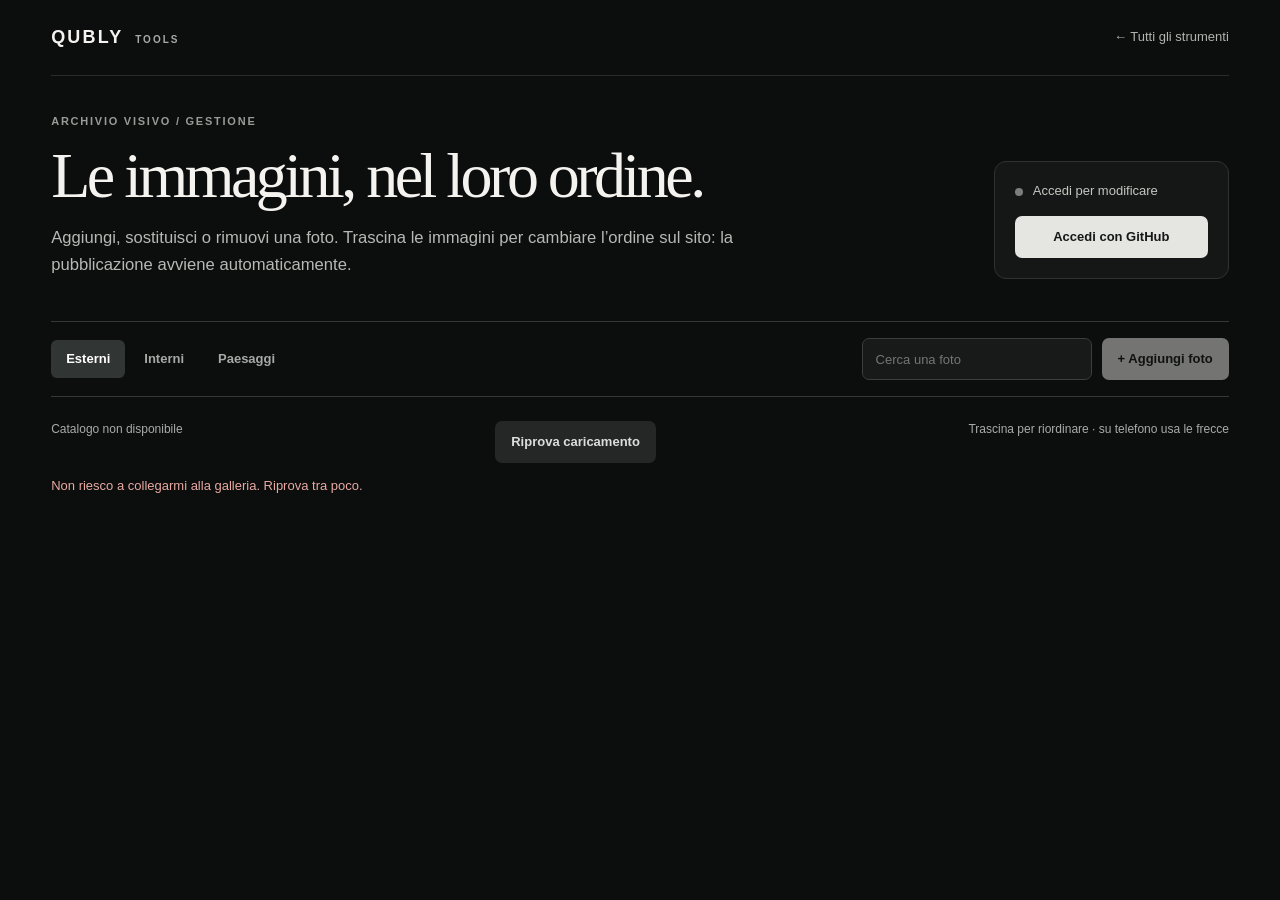
<file: gestione-gallerie.html>
<!doctype html>
<html lang="it">
<head>
  <meta charset="utf-8">
  <meta name="viewport" content="width=device-width, initial-scale=1">
  <meta name="robots" content="noindex, nofollow">
  <meta name="referrer" content="no-referrer">
  <meta http-equiv="Content-Security-Policy" content="default-src 'none'; script-src 'self'; style-src 'self'; img-src 'self' https://qubly.studio blob:; connect-src 'self' https://qubly.studio; base-uri 'none'; form-action 'none'">
  <title>Gestione gallerie · QUBLY Tools</title>
  <link rel="stylesheet" href="./gallery-tool.css?v=5">
  <script src="./gallery-tool.js?v=5" defer></script>
</head>
<body>
  <div class="shell">
    <header class="topbar">
      <a class="brand" href="./">QUBLY <span>TOOLS</span></a>
      <a class="back" href="./">← Tutti gli strumenti</a>
    </header>
    <main>
      <div class="heading">
        <div>
          <p class="eyebrow">Archivio visivo / Gestione</p>
          <h1>Le immagini, nel loro ordine.</h1>
          <p class="intro">Aggiungi, sostituisci o rimuovi una foto. Trascina le immagini per cambiare l’ordine sul sito: la pubblicazione avviene automaticamente.</p>
        </div>
        <div class="access-panel">
          <span class="access-dot" id="access-dot"></span>
          <p id="access-label">Verifica accesso…</p>
          <button type="button" class="button button-light" id="login">Accedi con GitHub</button>
          <button type="button" class="button button-quiet" id="logout" hidden>Esci</button>
        </div>
      </div>

      <div class="workspace-bar">
        <div class="tabs" role="group" aria-label="Sezione">
          <button class="tab" type="button" data-category="esterni" aria-pressed="true">Esterni</button>
          <button class="tab" type="button" data-category="interni" aria-pressed="false">Interni</button>
          <button class="tab" type="button" data-category="paesaggi" aria-pressed="false">Paesaggi</button>
        </div>
        <div class="workspace-actions">
          <input id="search" type="search" placeholder="Cerca una foto" aria-label="Cerca una foto">
          <button class="button button-light" id="add" type="button">+ Aggiungi foto</button>
        </div>
      </div>

      <div class="grid-heading">
        <p id="count" aria-live="polite">Caricamento…</p>
        <button class="button button-quiet" id="retry-catalog" type="button" hidden>Riprova caricamento</button>
        <p class="hint">Trascina per riordinare · su telefono usa le frecce</p>
      </div>
      <p class="status" id="status" role="status" aria-live="polite"></p>
      <div class="gallery-grid" id="grid"></div>
    </main>
  </div>

  <dialog class="editor" id="editor" aria-labelledby="editor-title">
    <form id="editor-form">
      <div class="editor-heading">
        <div><p class="eyebrow" id="editor-kicker">Foto</p><h2 id="editor-title">Aggiungi una foto</h2></div>
        <button class="close" type="button" id="close-editor" aria-label="Chiudi">×</button>
      </div>
      <p class="editor-lead" id="editor-lead"></p>
      <div class="editor-current" id="editor-current" hidden><img id="current-image" alt=""><span>Foto attuale</span></div>
      <label class="field" id="category-field">Sezione
        <select id="category-input"><option value="esterni">Esterni</option><option value="interni">Interni</option><option value="paesaggi">Paesaggi</option></select>
      </label>
      <label class="dropzone" id="dropzone">
        <input id="image-input" type="file" accept="image/jpeg,image/png,image/webp" required>
        <span class="drop-icon">＋</span>
        <strong id="file-label">Scegli una foto o trascinala qui</strong>
        <small>JPG, PNG o WebP · max 10 MB · almeno 640 × 400 px</small>
        <img id="upload-preview" alt="Anteprima della nuova foto" hidden>
      </label>
      <div class="title-fields">
        <label class="field">Titolo italiano<input id="title-it" type="text" maxlength="90" required autocomplete="off"></label>
        <label class="field">Titolo inglese<input id="title-en" type="text" maxlength="90" required autocomplete="off"></label>
        <label class="field">Titolo sloveno<input id="title-sl" type="text" maxlength="90" required autocomplete="off"></label>
      </div>
      <p class="editor-message" id="editor-message" role="status"></p>
      <button class="button button-light submit" id="publish" type="submit">Pubblica la foto</button>
    </form>
  </dialog>
  <dialog class="editor remove-dialog" id="remove-dialog" aria-labelledby="remove-title">
    <div class="remove-content">
      <div class="editor-heading">
        <div><p class="eyebrow">Gestione galleria</p><h2 id="remove-title">Rimuovere questa foto?</h2></div>
        <button class="close" type="button" id="close-remove" aria-label="Chiudi">×</button>
      </div>
      <img class="remove-preview" id="remove-preview" alt="">
      <p class="remove-name" id="remove-name"></p>
      <p class="remove-explanation">La foto scomparirà dalla sezione del sito. Il file resterà nel repository, così potrà essere recuperato se cambi idea.</p>
      <p class="editor-message" id="remove-message" role="status"></p>
      <div class="remove-actions">
        <button class="button button-quiet" id="cancel-remove" type="button">Annulla</button>
        <button class="button button-danger" id="confirm-remove" type="button">Rimuovi la foto</button>
      </div>
    </div>
  </dialog>
</body>
</html>
</file>
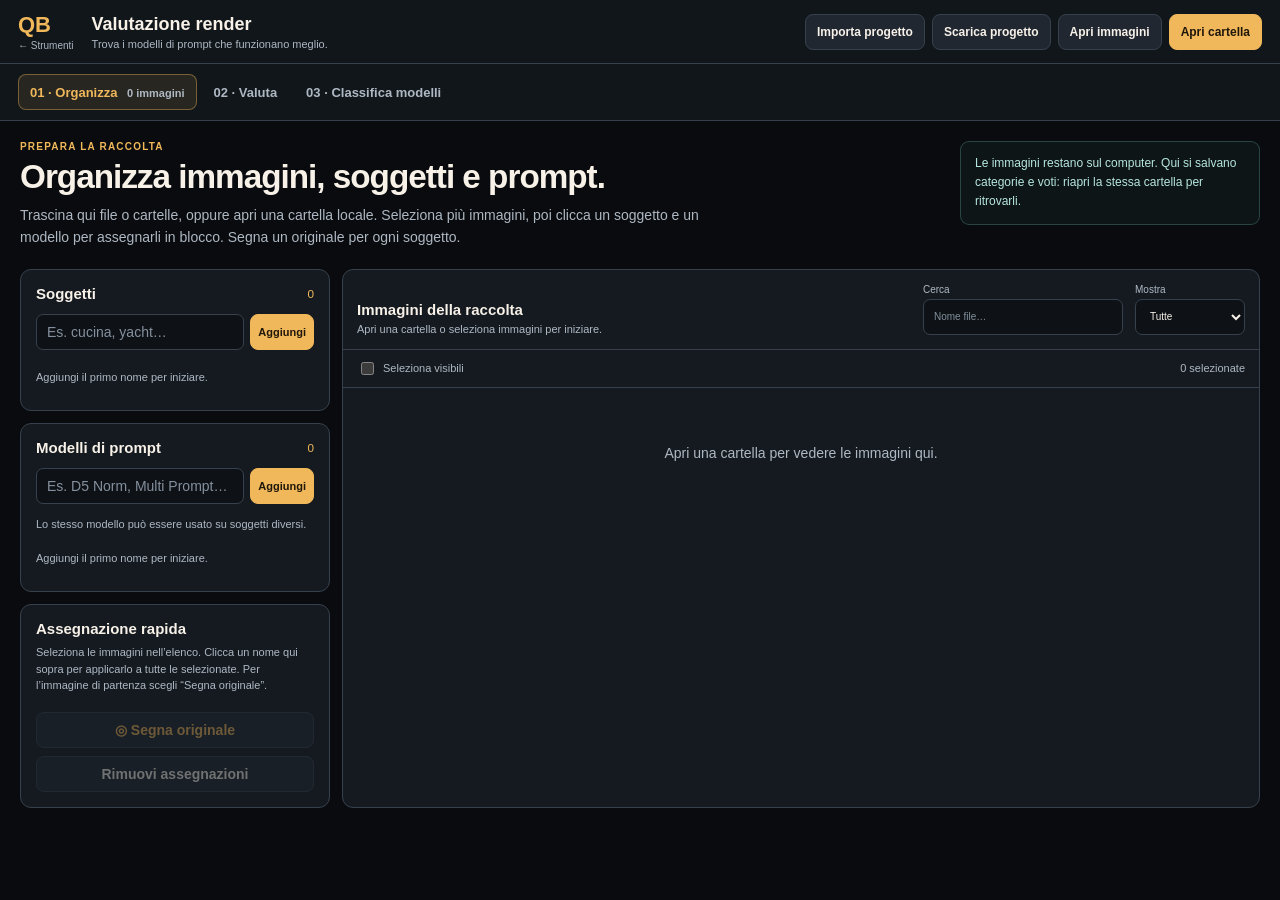
<file: valutazione-prompt.html>
<!doctype html>
<html lang="it">
  <head>
    <meta charset="utf-8" />
    <meta name="viewport" content="width=device-width, initial-scale=1" />
    <meta name="robots" content="noindex,nofollow,noarchive,nosnippet" />
    <title>Valutazione render · QUBLY Tools</title>
    <link rel="stylesheet" href="./valutazione-prompt.css" />
    <script src="./local-drop.js" defer></script>
    <script src="./valutazione-prompt.js" defer></script>
  </head>
  <body>
    <header class="topbar">
      <a class="back" href="./index.html">QB <small>← Strumenti</small></a>
      <div class="heading">
        <h1>Valutazione render</h1>
        <p>Trova i modelli di prompt che funzionano meglio.</p>
      </div>
      <div class="top-actions">
        <button id="backupImport" type="button">Importa progetto</button
        ><button id="backupExport" type="button">Scarica progetto</button
        ><button id="filesButton" type="button">Apri immagini</button
        ><button id="folderButton" class="primary" type="button">
          Apri cartella
        </button>
      </div>
    </header>
    <input
      id="folderInput"
      type="file"
      accept="image/*"
      webkitdirectory
      multiple
      hidden
    /><input
      id="filesInput"
      type="file"
      accept="image/*"
      multiple
      hidden
    /><input
      id="backupInput"
      type="file"
      accept=".json,application/json"
      hidden
    />
    <p id="notice" class="notice" role="status" aria-live="polite" hidden></p>
    <nav class="tabs" aria-label="Schermate">
      <button type="button" data-tab="organize" aria-pressed="true">
        01 · Organizza <span id="fileCount">0 immagini</span></button
      ><button type="button" data-tab="review" aria-pressed="false">
        02 · Valuta</button
      ><button type="button" data-tab="ranking" aria-pressed="false">
        03 · Classifica modelli
      </button>
    </nav>
    <main>
      <section id="organizeView" class="view organize-view">
        <div class="intro">
          <div>
            <span class="eyebrow">PREPARA LA RACCOLTA</span>
            <h2>Organizza immagini, soggetti e prompt.</h2>
            <p>
              Trascina qui file o cartelle, oppure apri una cartella locale.
              Seleziona più immagini, poi clicca un soggetto e un modello per
              assegnarli in blocco. Segna un originale per ogni soggetto.
            </p>
          </div>
          <div class="privacy">
            Le immagini restano sul computer. Qui si salvano categorie e voti:
            riapri la stessa cartella per ritrovarli.
          </div>
        </div>
        <div class="organize-grid">
          <aside class="catalogs">
            <div class="catalog">
              <div class="catalog-title">
                <h3>Soggetti</h3>
                <small id="subjectCount">0</small>
              </div>
              <form id="subjectForm">
                <input
                  id="subjectName"
                  type="text"
                  maxlength="70"
                  placeholder="Es. cucina, yacht…"
                  aria-label="Nuovo soggetto"
                  required
                /><button class="primary" type="submit">Aggiungi</button>
              </form>
              <div id="subjectChips" class="chips"></div>
            </div>
            <div class="catalog">
              <div class="catalog-title">
                <h3>Modelli di prompt</h3>
                <small id="modelCount">0</small>
              </div>
              <form id="modelForm">
                <input
                  id="modelName"
                  type="text"
                  maxlength="70"
                  placeholder="Es. D5 Norm, Multi Prompt…"
                  aria-label="Nuovo modello di prompt"
                  required
                /><button class="primary" type="submit">Aggiungi</button>
              </form>
              <p class="catalog-tip">
                Lo stesso modello può essere usato su soggetti diversi.
              </p>
              <div id="modelChips" class="chips"></div>
            </div>
            <div class="catalog helper">
              <h3>Assegnazione rapida</h3>
              <p>
                Seleziona le immagini nell’elenco. Clicca un nome qui sopra per
                applicarlo a tutte le selezionate. Per l’immagine di partenza
                scegli “Segna originale”.
              </p>
              <button id="makeOriginal" type="button" disabled>
                ◎ Segna originale</button
              ><button id="clearAssignment" type="button" disabled>
                Rimuovi assegnazioni
              </button>
            </div>
          </aside>
          <div class="file-panel">
            <div class="file-toolbar">
              <div>
                <h3>Immagini della raccolta</h3>
                <p id="organizeStatus">
                  Apri una cartella o seleziona immagini per iniziare.
                </p>
              </div>
              <label for="fileSearch"
                >Cerca
                <input
                  id="fileSearch"
                  type="search"
                  placeholder="Nome file…" /></label
              ><label for="fileFilter"
                >Mostra
                <select id="fileFilter">
                  <option value="all">Tutte</option>
                  <option value="pending">Da organizzare</option>
                  <option value="ready">Pronte</option>
                </select></label
              >
            </div>
            <div class="selection-bar">
              <label
                ><input id="selectVisible" type="checkbox" /> Seleziona
                visibili</label
              ><span id="selectedCount">0 selezionate</span>
            </div>
            <div id="fileList" class="file-list"></div>
          </div>
        </div>
      </section>
      <section id="reviewView" class="view review-view" hidden>
        <div class="review-head">
          <div>
            <span class="eyebrow">VALUTAZIONE PER SOGGETTO</span>
            <h2>Confronta originale e varianti.</h2>
            <p>
              Assegna un voto da 1 a 100 a ogni variante. Le classifiche si
              aggiornano automaticamente.
            </p>
          </div>
          <div class="reviewer">
            <label for="voterSelect">Valutatore</label
            ><select id="voterSelect"></select
            ><button id="addVoter" type="button">+ Aggiungi</button>
          </div>
        </div>
        <div
          id="subjectTabs"
          class="subject-tabs"
          role="group"
          aria-label="Soggetti"
        ></div>
        <div id="reviewEmpty" class="empty" hidden>
          Per valutare, apri le immagini e assegna a ciascuna variante un
          soggetto e un modello di prompt nella schermata “Organizza”.
        </div>
        <div id="reviewContent" class="review-content" hidden>
          <div class="comparison">
            <figure>
              <figcaption>
                ORIGINALE <span id="originalName">—</span>
              </figcaption>
              <div class="comparison-image">
                <img id="originalImage" alt="Immagine originale" />
                <p id="originalMissing" hidden>
                  Originale non assegnato a questo soggetto.
                </p>
              </div>
            </figure>
            <figure>
              <figcaption>VARIANTE <span id="variantName">—</span></figcaption>
              <div class="comparison-image">
                <img id="variantImage" alt="Variante selezionata" />
              </div>
            </figure>
          </div>
          <aside class="variant-panel">
            <div class="panel-title">
              <h3 id="reviewSubject">Varianti</h3>
              <span id="variantCount">0</span>
            </div>
            <div id="variantList" class="variant-list"></div>
          </aside>
        </div>
      </section>
      <section id="rankingView" class="view ranking-view" hidden>
        <div class="intro">
          <div>
            <span class="eyebrow">RISULTATI</span>
            <h2>Quale modello di prompt rende meglio?</h2>
            <p>
              La media di ogni modello pesa allo stesso modo per ogni soggetto
              valutato, anche se ha più varianti.
            </p>
          </div>
          <button id="rankingCsv" type="button">
            ↓ Esporta classifica CSV
          </button>
        </div>
        <div class="ranking-grid">
          <div class="ranking-panel">
            <h3>Classifica modelli</h3>
            <div id="modelRanking"></div>
          </div>
          <div class="ranking-panel">
            <h3>Per soggetto</h3>
            <div id="subjectRanking"></div>
          </div>
        </div>
      </section>
    </main>
  </body>
</html>
</file>
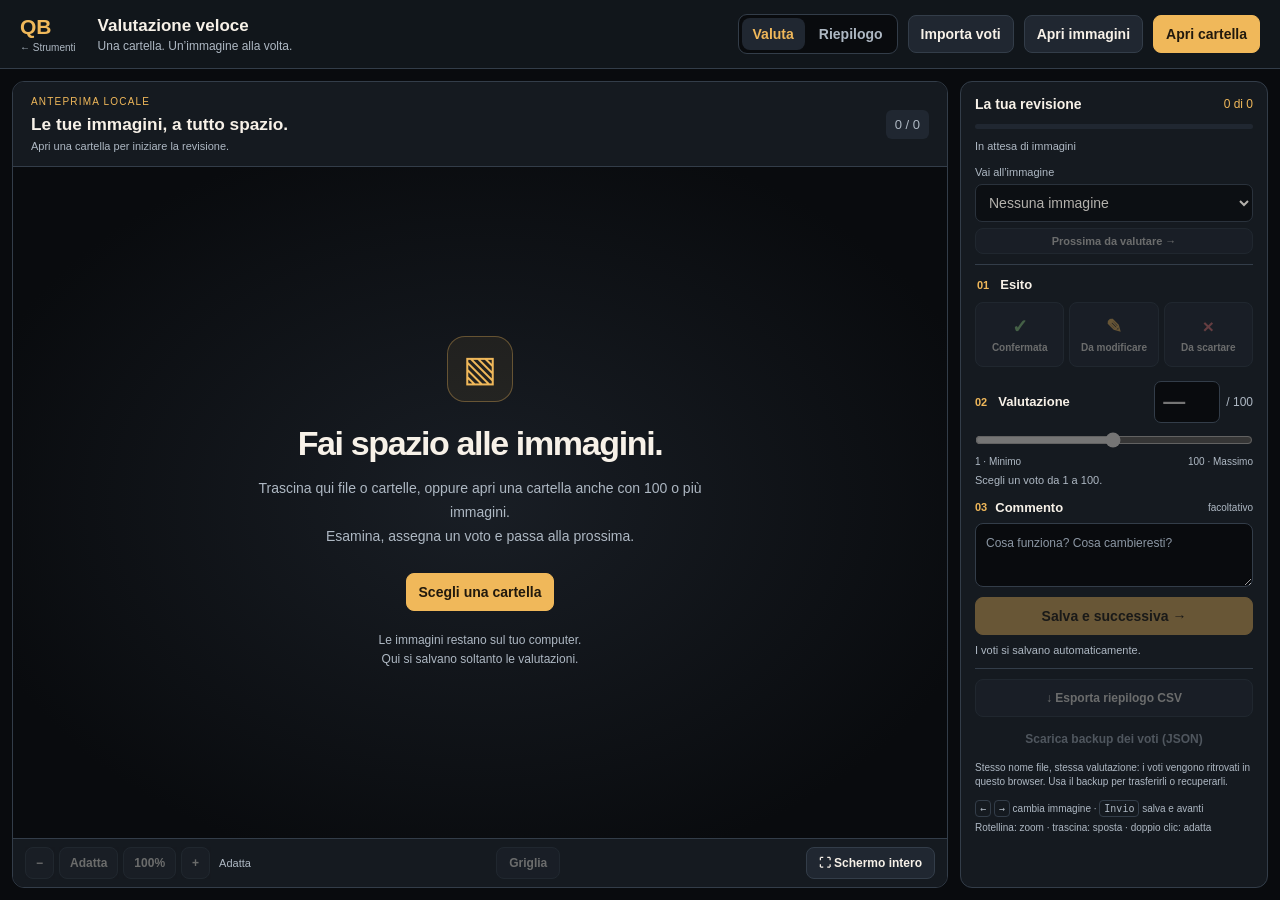
<file: valutazione-veloce.html>
<!doctype html>
<html lang="it">
  <head>
    <meta charset="utf-8" />
    <meta name="viewport" content="width=device-width, initial-scale=1" />
    <meta name="robots" content="noindex, nofollow, noarchive, nosnippet" />
    <title>Valutazione veloce · QUBLY Tools</title>
    <link rel="stylesheet" href="./valutazione-veloce.css" />
    <link rel="stylesheet" href="./quick-grid.css" />
    <script src="./local-drop.js" defer></script>
    <script src="./valutazione-veloce.js" defer></script>
    <script src="./quick-grid.js" defer></script>
  </head>
  <body>
    <header class="topbar">
      <div class="brand">
        <a href="./index.html" aria-label="Torna agli strumenti QUBLY"
          >QB <span>← Strumenti</span></a
        >
        <div>
          <h1>Valutazione veloce</h1>
          <p>Una cartella. Un’immagine alla volta.</p>
        </div>
      </div>
      <div class="actions">
        <div class="view-switch" role="group" aria-label="Vista">
          <button id="reviewViewButton" type="button" aria-pressed="true">
            Valuta</button
          ><button id="summaryViewButton" type="button" aria-pressed="false">
            Riepilogo
          </button>
        </div>
        <button id="importButton" type="button">Importa voti</button>
        <button id="filesButton" type="button">Apri immagini</button>
        <button id="folderButton" class="primary" type="button">
          Apri cartella
        </button>
      </div>
      <input
        id="folderInput"
        type="file"
        accept="image/*"
        webkitdirectory
        multiple
        hidden
      />
      <input id="filesInput" type="file" accept="image/*" multiple hidden />
      <input
        id="importInput"
        type="file"
        accept=".json,application/json"
        hidden
      />
    </header>
    <p class="notice" id="notice" role="status" aria-live="polite" hidden></p>
    <p class="storage-warning" id="storageWarning" role="alert" hidden></p>
    <main class="workspace" id="workspace">
      <section class="viewer" aria-label="Immagine da valutare">
        <header class="image-heading">
          <div class="filename-wrap">
            <span class="eyebrow" id="collection">ANTEPRIMA LOCALE</span>
            <h2 id="filename">Le tue immagini, a tutto spazio.</h2>
            <p id="fileMeta">Apri una cartella per iniziare la revisione.</p>
          </div>
          <span class="counter" id="counter">0 / 0</span>
        </header>
        <div class="stage" id="stage">
          <div class="empty-state" id="emptyState">
            <span class="empty-icon" aria-hidden="true">▧</span>
            <h2>Fai spazio alle immagini.</h2>
            <p>
              Trascina qui file o cartelle, oppure apri una cartella anche con
              100 o più immagini.<br />Esamina, assegna un voto e passa alla
              prossima.
            </p>
            <button class="primary" id="emptyFolderButton" type="button">
              Scegli una cartella</button
            ><small
              >Le immagini restano sul tuo computer.<br />Qui si salvano
              soltanto le valutazioni.</small
            >
          </div>
          <img id="preview" alt="" draggable="false" hidden />
          <p class="image-error" id="imageError" role="status" hidden>
            Impossibile visualizzare questa immagine. Il file potrebbe essere
            danneggiato o in un formato non supportato dal browser. Puoi
            comunque valutarlo o passare al successivo.
          </p>
          <button
            class="stage-arrow previous"
            id="previous"
            type="button"
            aria-label="Immagine precedente"
            disabled
          >
            ‹
          </button>
          <button
            class="stage-arrow next"
            id="next"
            type="button"
            aria-label="Immagine successiva"
            disabled
          >
            ›
          </button>
        </div>
        <footer class="viewer-toolbar">
          <div class="zoom-controls">
            <button
              id="zoomOut"
              type="button"
              aria-label="Riduci zoom"
              disabled
            >
              −</button
            ><button id="fit" type="button" disabled>Adatta</button
            ><button id="actualSize" type="button" disabled>100%</button
            ><button
              id="zoomIn"
              type="button"
              aria-label="Aumenta zoom"
              disabled
            >
              +</button
            ><span id="zoomLabel">Adatta</span>
          </div>
          <button id="fullscreen" type="button">⛶ Schermo intero</button>
        </footer>
      </section>
      <aside class="review-panel" aria-label="Valutazione e riepilogo">
        <div class="progress-section">
          <div class="section-heading">
            <h2>La tua revisione</h2>
            <span id="progressText">0 di 0</span>
          </div>
          <progress
            id="progress"
            value="0"
            max="1"
            aria-label="Immagini valutate"
          ></progress>
          <p id="summary">In attesa di immagini</p>
        </div>
        <div class="file-picker">
          <label for="jump">Vai all’immagine</label
          ><select id="jump" disabled>
            <option>Nessuna immagine</option></select
          ><button id="nextPending" type="button" disabled>
            Prossima da valutare →
          </button>
        </div>
        <fieldset id="reviewFields" disabled>
          <legend>01 <span>Esito</span></legend>
          <div
            class="status-options"
            role="group"
            aria-label="Esito dell’immagine"
          >
            <button type="button" data-status="confirmed" aria-pressed="false">
              <span>✓</span> Confermata <kbd>C</kbd></button
            ><button type="button" data-status="edit" aria-pressed="false">
              <span>✎</span> Da modificare <kbd>M</kbd></button
            ><button type="button" data-status="discarded" aria-pressed="false">
              <span>×</span> Da scartare <kbd>X</kbd>
            </button>
          </div>
          <div class="score-heading">
            <label for="score">02 <span>Valutazione</span></label>
            <div>
              <input
                id="score"
                type="number"
                min="1"
                max="100"
                step="1"
                placeholder="—"
                inputmode="numeric"
                aria-describedby="scoreHint"
              /><span>/ 100</span>
            </div>
          </div>
          <input
            id="scoreRange"
            type="range"
            min="1"
            max="100"
            value="50"
            aria-label="Voto da 1 a 100"
          />
          <div class="range-labels">
            <span>1 · Minimo</span><span>100 · Massimo</span>
          </div>
          <p id="scoreHint" class="hint">Scegli un voto da 1 a 100.</p>
          <label class="comment-label" for="comment"
            >03 <span>Commento</span><small>facoltativo</small></label
          ><textarea
            id="comment"
            rows="3"
            maxlength="10000"
            placeholder="Cosa funziona? Cosa cambieresti?"
          ></textarea>
          <button class="primary save-next" id="saveNext" type="button">
            Salva e successiva →
          </button>
        </fieldset>
        <p id="saveState" class="save-state" role="status">
          I voti si salvano automaticamente.
        </p>
        <div class="export-section">
          <button id="exportCsv" type="button" disabled>
            ↓ Esporta riepilogo CSV</button
          ><button id="exportJson" class="text-button" type="button" disabled>
            Scarica backup dei voti (JSON)
          </button>
          <p>
            Stesso nome file, stessa valutazione: i voti vengono ritrovati in
            questo browser. Usa il backup per trasferirli o recuperarli.
          </p>
        </div>
        <p class="keyboard-hint">
          <kbd>←</kbd> <kbd>→</kbd> cambia immagine · <kbd>Invio</kbd> salva e
          avanti<br />Rotellina: zoom · trascina: sposta · doppio clic: adatta
        </p>
      </aside>
    </main>
    <section
      class="summary-page"
      id="summaryPage"
      aria-labelledby="summaryTitle"
      hidden
    >
      <div class="summary-heading">
        <div>
          <span class="eyebrow">VALUTAZIONE VELOCE</span>
          <h2 id="summaryTitle">Immagini valutate</h2>
          <p id="summaryCount">
            Tutti i voti salvati, dal più alto al più basso.
          </p>
        </div>
        <button id="summaryExport" type="button">
          ↓ Esporta risultati visibili
        </button>
      </div>
      <div class="summary-filters">
        <div class="filter-chips" role="group" aria-label="Filtra per esito">
          <button type="button" data-summary-status="all" aria-pressed="true">
            Tutte</button
          ><button
            type="button"
            data-summary-status="confirmed"
            aria-pressed="false"
          >
            Confermate</button
          ><button
            type="button"
            data-summary-status="edit"
            aria-pressed="false"
          >
            Da modificare</button
          ><button
            type="button"
            data-summary-status="discarded"
            aria-pressed="false"
          >
            Scartate
          </button>
        </div>
        <label for="minimumScore"
          >Voto maggiore di
          <input
            id="minimumScore"
            type="number"
            min="0"
            max="99"
            step="1"
            value="0"
            inputmode="numeric"
        /></label>
      </div>
      <div class="summary-list" id="summaryList" aria-live="polite"></div>
    </section>
  </body>
</html>
</file>
<file: gallery-tool.css>
:root{color-scheme:dark;font-family:Inter,"Helvetica Neue",Arial,sans-serif;font-synthesis:none}
*{box-sizing:border-box}
[hidden]{display:none!important}
body{margin:0;background:#0c0d0d;color:#f4f3ef;line-height:1.45}
button,input,select{font:inherit}
button{cursor:pointer}
a{color:inherit}
.shell{max-width:1490px;margin:auto;padding:0 clamp(18px,4vw,68px) 100px}
.topbar{height:76px;display:flex;align-items:center;justify-content:space-between;border-bottom:1px solid #292a2a}
.brand{font-size:18px;font-weight:760;letter-spacing:.12em;text-decoration:none}.brand span{font-size:10px;color:#a9aaa7;letter-spacing:.2em;margin-left:5px}
.back{font-size:13px;color:#b3b3af;text-decoration:none}.back:hover{color:#fff}
.heading{display:flex;justify-content:space-between;align-items:end;gap:45px;padding:38px 0 42px}
.eyebrow{margin:0;color:#999b97;text-transform:uppercase;letter-spacing:.16em;font-size:11px;font-weight:700}
h1{max-width:950px;font-family:Georgia,"Times New Roman",serif;font-size:clamp(42px,5vw,64px);font-weight:400;letter-spacing:-.055em;line-height:1.05;margin:12px 0 16px}
.intro{max-width:700px;color:#b7b9b6;margin:0;font-size:clamp(15px,1.3vw,18px);line-height:1.62}
.access-panel{min-width:235px;border:1px solid #303231;border-radius:12px;background:#151716;padding:20px;display:grid;grid-template-columns:8px 1fr;column-gap:10px;align-items:center}
.access-dot{width:8px;height:8px;border-radius:50%;background:#7b7e7a}.access-dot.online{background:#acd4a6}
.access-panel p{margin:0;color:#c4c6c2;font-size:13px;overflow:hidden;text-overflow:ellipsis;white-space:nowrap}
.access-panel .button{grid-column:1/-1;margin-top:15px}
.button{border:1px solid transparent;border-radius:7px;padding:10px 15px;min-height:42px;font-size:13px;font-weight:690;transition:background .18s,border-color .18s,color .18s}
.button-light{background:#e5e6e1;color:#161817}.button-light:hover{background:#fff}.button-light:disabled{opacity:.48;cursor:wait}
.button-quiet{background:#242726;color:#ddd}.button-quiet:hover{background:#343837}
.workspace-bar{display:flex;justify-content:space-between;gap:24px;align-items:center;padding:16px 0;border-top:1px solid #363837;border-bottom:1px solid #363837}
.tabs{display:flex;gap:4px}.tab{border:0;border-radius:6px;background:transparent;color:#a6aaa6;padding:10px 15px;font-size:13px;font-weight:650}.tab:hover{color:#fff}.tab[aria-pressed=true]{background:#313634;color:#fff}
.workspace-actions{display:flex;align-items:center;gap:10px}.workspace-actions input{width:min(19vw,230px);min-width:145px;height:42px;background:#171a19;border:1px solid #3b3e3c;border-radius:7px;color:#fff;padding:0 13px;font-size:13px;outline:none}.workspace-actions input:focus{border-color:#a0aaa2}
.grid-heading{display:flex;justify-content:space-between;gap:15px;margin:24px 0 14px;color:#aaa;font-size:12px}.grid-heading p{margin:0}.hint{text-align:right}
.status{margin:0;min-height:24px;color:#b9c4ba;font-size:13px}.status.error{color:#e8aaa3}
.gallery-grid{display:grid;grid-template-columns:repeat(4,minmax(0,1fr));gap:18px;margin-top:12px}
.card{min-width:0;border:1px solid #2c302d;border-radius:10px;background:#161817;overflow:hidden;transition:border-color .18s,transform .18s}.card:hover{border-color:#6e756f}.card.dragging{opacity:.35}.card.drag-over{outline:2px solid #cdd6c9;outline-offset:3px}
.card-image{width:100%;aspect-ratio:1.36;display:block;object-fit:cover;background:#252726}.card-body{min-height:84px;padding:11px 12px}.card-title{min-width:0;margin:0 0 7px;font-size:14px;font-weight:560;white-space:nowrap;overflow:hidden;text-overflow:ellipsis}.card-actions{display:flex;align-items:center;justify-content:flex-end;flex-wrap:wrap;gap:3px}.icon-button{height:33px;min-width:33px;border:0;border-radius:5px;background:transparent;color:#a9aea9;font-size:17px}.icon-button:hover{background:#303632;color:#fff}.replace,.remove{border:1px solid #505650;border-radius:5px;background:transparent;color:#e8ebe6;padding:6px 9px;font-size:11px;font-weight:650}.replace:hover{background:#e7e9e3;color:#171817}.remove{border-color:#68504d;color:#eac1bd}.remove:hover{background:#51332f;color:#fff}.replace:disabled,.remove:disabled{opacity:.45;cursor:wait}.drag-handle{cursor:grab}.card[draggable=false] .drag-handle{cursor:default;opacity:.45}
.empty{grid-column:1/-1;border:1px dashed #424744;border-radius:10px;padding:45px 20px;text-align:center;color:#a9ada9}
.editor{width:min(590px,calc(100% - 24px));max-height:min(92vh,960px);padding:0;border:1px solid #4c504c;border-radius:14px;background:#171a18;color:#f5f5f2;box-shadow:0 30px 90px #000b;overflow:auto}.editor::backdrop{background:#050706c9;backdrop-filter:blur(5px)}.editor form{padding:clamp(20px,3vw,34px)}
.editor-heading{display:flex;justify-content:space-between;gap:20px}.editor h2{font-family:Georgia,"Times New Roman",serif;font-size:clamp(30px,4vw,44px);font-weight:400;letter-spacing:-.04em;line-height:1.1;margin:7px 0 8px}.close{align-self:start;border:0;background:#303431;color:#fff;border-radius:5px;width:34px;height:34px;font-size:24px}.close:hover{background:#444b45}
.editor-lead{margin:0 0 22px;color:#b8bdb8;font-size:13px}.editor-current{position:relative;margin-bottom:17px}.editor-current img{width:100%;height:128px;display:block;object-fit:cover;border-radius:7px}.editor-current span{position:absolute;bottom:9px;left:10px;background:#101312cb;color:#fff;padding:4px 8px;border-radius:3px;font-size:11px}
.field{display:block;color:#d9dcd8;font-size:12px;font-weight:650;margin-bottom:15px}.field input,.field select{display:block;width:100%;height:43px;margin-top:7px;background:#202421;border:1px solid #4a514a;border-radius:6px;padding:9px 11px;color:#fff;font-weight:400;outline:none}.field input:focus,.field select:focus{border-color:#d4dfd1}
.dropzone{display:grid;justify-items:center;gap:5px;margin:0 0 19px;border:1px dashed #5b635b;border-radius:8px;background:#202421;padding:18px;text-align:center;cursor:pointer}.dropzone:hover,.dropzone.over{border-color:#c7d5c3;background:#27302a}.dropzone input{position:absolute;width:1px;height:1px;opacity:0}.drop-icon{font-size:27px;line-height:1;color:#d3dcd0}.dropzone strong{font-size:13px;font-weight:650}.dropzone small{color:#a9b0aa;font-size:11px}.dropzone img{max-width:100%;height:150px;object-fit:contain;margin-top:10px;border-radius:5px}
.title-fields{display:grid;grid-template-columns:1fr 1fr;gap:0 13px}.title-fields .field:first-child{grid-column:1/-1}.editor-message{min-height:22px;color:#e9aaa4;font-size:12px;margin:2px 0 10px}.submit{width:100%;min-height:47px}
.remove-dialog{width:min(475px,calc(100% - 24px))}.remove-content{padding:clamp(20px,3vw,32px)}.remove-dialog h2{font-size:clamp(29px,3.5vw,38px)}.remove-preview{display:block;width:100%;height:170px;object-fit:cover;border-radius:8px;margin:18px 0 11px;background:#252726}.remove-name{margin:0;font-size:15px;font-weight:680}.remove-explanation{margin:11px 0 0;color:#b9bdb8;font-size:13px;line-height:1.6}.remove-actions{display:flex;justify-content:flex-end;gap:9px}.button-danger{background:#a44e45;color:#fff}.button-danger:hover{background:#be5d52}.button-danger:disabled{opacity:.55;cursor:wait}
@media(max-width:1050px){.gallery-grid{grid-template-columns:repeat(3,minmax(0,1fr))}.heading{align-items:start}.access-panel{min-width:210px}}
@media(max-width:760px){.topbar{height:70px}.heading{display:block;padding:40px 0 34px}.access-panel{margin-top:27px;max-width:340px}.workspace-bar{display:block}.workspace-actions{margin-top:13px}.workspace-actions input{flex:1;width:auto}.gallery-grid{grid-template-columns:repeat(2,minmax(0,1fr));gap:10px}.card-body{padding:10px}.card-title{margin-bottom:8px}.card-actions{justify-content:flex-start;gap:2px}.card-actions .icon-button{height:29px;min-width:29px;font-size:16px}.replace,.remove{padding:5px 6px;font-size:10px}.drag-handle{display:none}.hint{display:none}}
@media(max-width:430px){.shell{padding-left:14px;padding-right:14px}.workspace-actions{gap:7px}.workspace-actions .button{padding-left:10px;padding-right:10px}.tab{padding:9px 11px}.card-title{font-size:12px}.replace{font-size:10px}.title-fields{display:block}}
@media(prefers-reduced-motion:reduce){*,*::before,*::after{transition:none!important;animation:none!important}}
</file>
<file: valutazione-prompt.css>
:root {
  color-scheme: dark;
  --bg: #090b0e;
  --panel: #151a20;
  --panel2: #202731;
  --line: #37414d;
  --text: #f7f1e8;
  --muted: #aeb8c3;
  --accent: #f0b85a;
  --teal: #73cbc2;
  --green: #92d184;
}
* {
  box-sizing: border-box;
}
[hidden] {
  display: none !important;
}
html,
body {
  min-height: 100%;
  margin: 0;
}
body {
  background: var(--bg);
  color: var(--text);
  font:
    14px Inter,
    "Segoe UI",
    Arial,
    sans-serif;
}
h1,
h2,
h3,
p,
figure {
  margin: 0;
}
button,
input,
select,
textarea {
  font: inherit;
}
button {
  min-height: 36px;
  padding: 7px 11px;
  border: 1px solid var(--line);
  border-radius: 8px;
  background: var(--panel2);
  color: var(--text);
  font-weight: 650;
  cursor: pointer;
}
button:hover:not(:disabled) {
  border-color: #84919e;
  background: #2c3541;
}
button:disabled {
  opacity: 0.4;
  cursor: not-allowed;
}
button.primary {
  background: var(--accent);
  color: #20170b;
  border-color: var(--accent);
}
button.primary:hover:not(:disabled) {
  background: #ffce79;
}
input,
select,
textarea {
  min-height: 36px;
  padding: 7px 10px;
  border: 1px solid var(--line);
  border-radius: 7px;
  background: #0e1217;
  color: var(--text);
}
input::placeholder,
textarea::placeholder {
  color: #84909d;
}
:focus-visible {
  outline: 2px solid var(--accent);
  outline-offset: 2px;
}
.topbar {
  display: flex;
  align-items: center;
  gap: 18px;
  padding: 12px 18px;
  border-bottom: 1px solid var(--line);
  background: #11161b;
}
.back {
  display: grid;
  gap: 2px;
  color: var(--accent);
  font-size: 22px;
  font-weight: 900;
  text-decoration: none;
}
.back small {
  color: var(--muted);
  font-size: 10px;
  font-weight: 500;
}
.heading h1 {
  font-size: 18px;
}
.heading p {
  margin-top: 3px;
  color: var(--muted);
  font-size: 11px;
}
.top-actions {
  display: flex;
  gap: 7px;
  margin-left: auto;
  flex-wrap: wrap;
}
.top-actions button {
  font-size: 12px;
}
.notice {
  padding: 10px 18px;
  background: #21332f;
  color: #d0ede5;
  font-size: 12px;
  line-height: 1.5;
}
.tabs {
  display: flex;
  gap: 5px;
  padding: 10px 18px;
  border-bottom: 1px solid var(--line);
  background: #11161b;
  overflow: auto;
}
.tabs button {
  white-space: nowrap;
  border-color: transparent;
  background: transparent;
  color: var(--muted);
  font-size: 13px;
}
.tabs button[aria-pressed="true"] {
  background: #f0b85a1a;
  border-color: #f0b85a66;
  color: var(--accent);
}
.tabs span {
  font-size: 11px;
  margin-left: 6px;
  color: var(--muted);
}
main {
  max-width: 1800px;
  margin: auto;
  padding: 20px;
}
.view {
  min-width: 0;
}
.eyebrow {
  display: block;
  margin-bottom: 6px;
  color: var(--accent);
  font-size: 10px;
  font-weight: 700;
  letter-spacing: 0.12em;
}
.intro,
.review-head {
  display: flex;
  justify-content: space-between;
  align-items: flex-start;
  gap: 22px;
  margin-bottom: 20px;
}
.intro h2,
.review-head h2 {
  font-size: clamp(23px, 2.6vw, 36px);
  letter-spacing: -0.03em;
}
.intro p,
.review-head p {
  color: var(--muted);
  max-width: 720px;
  line-height: 1.6;
  margin-top: 8px;
}
.privacy {
  max-width: 300px;
  padding: 12px 14px;
  border: 1px solid #73cbc244;
  border-radius: 9px;
  background: #73cbc20d;
  color: #b6e6e1;
  font-size: 12px;
  line-height: 1.6;
}
.organize-grid {
  display: grid;
  grid-template-columns: minmax(265px, 310px) minmax(0, 1fr);
  gap: 12px;
}
.catalogs {
  display: grid;
  align-content: start;
  gap: 12px;
}
.catalog,
.file-panel,
.variant-panel,
.ranking-panel {
  background: var(--panel);
  border: 1px solid var(--line);
  border-radius: 11px;
}
.catalog {
  padding: 15px;
}
.catalog-title {
  display: flex;
  justify-content: space-between;
  align-items: center;
}
.catalog h3,
.file-panel h3,
.variant-panel h3,
.ranking-panel h3 {
  font-size: 15px;
}
.catalog-title small {
  color: var(--accent);
}
.catalog form {
  display: flex;
  gap: 6px;
  margin: 12px 0;
}
.catalog form input {
  min-width: 0;
  flex: 1;
}
.catalog form button {
  font-size: 11px;
  padding: 7px;
}
.catalog-tip,
.helper p {
  color: var(--muted);
  font-size: 11px;
  line-height: 1.5;
  margin: 7px 0 10px;
}
.chips {
  display: flex;
  flex-wrap: wrap;
  gap: 6px;
}
.chips button,
.subject-tabs button {
  font-size: 12px;
  border-radius: 7px;
  text-align: left;
}
.chips button:hover:not(:disabled) {
  border-color: var(--accent);
}
.helper button {
  width: 100%;
  margin-top: 8px;
}
.helper #makeOriginal {
  color: var(--accent);
}
.file-panel {
  min-height: 390px;
  overflow: hidden;
}
.file-toolbar {
  display: flex;
  align-items: end;
  gap: 12px;
  flex-wrap: wrap;
  padding: 14px;
  border-bottom: 1px solid var(--line);
}
.file-toolbar > div {
  margin-right: auto;
}
.file-toolbar p {
  font-size: 11px;
  color: var(--muted);
  margin-top: 5px;
}
.file-toolbar label {
  display: grid;
  gap: 4px;
  font-size: 10px;
  color: var(--muted);
}
.file-toolbar input {
  width: 200px;
}
.selection-bar {
  display: flex;
  justify-content: space-between;
  gap: 12px;
  align-items: center;
  padding: 9px 14px;
  color: var(--muted);
  font-size: 11px;
  border-bottom: 1px solid var(--line);
}
.selection-bar label {
  display: flex;
  align-items: center;
  gap: 6px;
  cursor: pointer;
}
.selection-bar input,
.file-row input {
  min-height: 0;
  accent-color: var(--accent);
}
.file-list {
  max-height: min(62vh, 740px);
  overflow: auto;
}
.file-row {
  display: grid;
  grid-template-columns: 24px 54px minmax(0, 1fr) minmax(110px, auto) minmax(
      110px,
      auto
    );
  gap: 10px;
  align-items: center;
  min-height: 64px;
  padding: 7px 14px;
  border-bottom: 1px solid #ffffff10;
}
.file-row:hover {
  background: #ffffff08;
}
.file-row img,
.file-row .file-fallback {
  width: 54px;
  height: 44px;
  object-fit: cover;
  border-radius: 5px;
  background: var(--panel2);
}
.file-fallback {
  display: grid;
  place-items: center;
}
.file-main {
  min-width: 0;
  display: grid;
  gap: 4px;
}
.file-main strong,
.file-main small {
  overflow: hidden;
  text-overflow: ellipsis;
  white-space: nowrap;
}
.file-main strong {
  font-size: 12px;
}
.file-main small {
  font-size: 10px;
  color: var(--muted);
}
.assignment {
  padding: 5px 7px;
  border-radius: 5px;
  background: var(--panel2);
  color: var(--muted);
  font-size: 11px;
  white-space: nowrap;
  overflow: hidden;
  text-overflow: ellipsis;
  max-width: 190px;
}
.assignment.ready {
  color: var(--green);
  background: #92d18416;
}
.file-empty {
  padding: 54px 20px;
  text-align: center;
  color: var(--muted);
  line-height: 1.7;
}
.reviewer {
  display: flex;
  align-items: end;
  gap: 7px;
  flex-wrap: wrap;
}
.reviewer label {
  display: grid;
  gap: 4px;
  color: var(--muted);
  font-size: 11px;
}
.reviewer select {
  min-width: 160px;
}
.subject-tabs {
  display: flex;
  gap: 6px;
  overflow: auto;
  margin-bottom: 12px;
}
.subject-tabs button {
  flex: none;
  display: grid;
  gap: 3px;
}
.subject-tabs button small {
  color: var(--muted);
  font-size: 10px;
}
.subject-tabs button[aria-pressed="true"] {
  border-color: var(--accent);
  color: var(--accent);
  background: #f0b85a15;
}
.empty {
  padding: 65px 25px;
  text-align: center;
  line-height: 1.7;
  color: var(--muted);
  border: 1px dashed var(--line);
  border-radius: 11px;
}
.review-content {
  display: grid;
  grid-template-columns: minmax(0, 1fr) 315px;
  gap: 12px;
  min-height: calc(100dvh - 245px);
}
.comparison {
  display: grid;
  grid-template-columns: 1fr 1fr;
  gap: 10px;
  min-height: 0;
}
.comparison figure {
  min-width: 0;
  min-height: 0;
  display: grid;
  grid-template-rows: auto minmax(0, 1fr);
  background: var(--panel);
  border: 1px solid var(--line);
  border-radius: 10px;
  overflow: hidden;
}
.comparison figcaption {
  display: flex;
  justify-content: space-between;
  gap: 12px;
  padding: 11px;
  color: var(--accent);
  font-size: 10px;
  letter-spacing: 0.08em;
}
.comparison figcaption span {
  min-width: 0;
  color: var(--muted);
  overflow: hidden;
  text-overflow: ellipsis;
  white-space: nowrap;
  letter-spacing: 0;
}
.comparison-image {
  display: grid;
  place-items: center;
  min-height: 360px;
  background: radial-gradient(ellipse at center, #1c232b, #090b0e);
  overflow: hidden;
}
.comparison-image img {
  display: block;
  max-width: 100%;
  max-height: calc(100dvh - 290px);
  object-fit: contain;
}
.comparison-image p {
  color: var(--muted);
  padding: 20px;
}
.variant-panel {
  min-height: 0;
  overflow: auto;
}
.panel-title {
  display: flex;
  justify-content: space-between;
  align-items: center;
  padding: 13px;
  border-bottom: 1px solid var(--line);
}
.panel-title span {
  font-size: 11px;
  color: var(--accent);
}
.variant-list {
  display: grid;
  gap: 7px;
  padding: 10px;
}
.variant-card {
  padding: 10px;
  border: 1px solid var(--line);
  border-radius: 8px;
  background: var(--panel2);
  cursor: pointer;
}
.variant-card[aria-selected="true"] {
  border-color: var(--accent);
  background: #f0b85a12;
}
.variant-card-top {
  display: flex;
  gap: 10px;
  justify-content: space-between;
}
.variant-card strong {
  font-size: 12px;
}
.variant-card small {
  display: block;
  margin: 5px 0 9px;
  color: var(--muted);
  font-size: 10px;
  overflow: hidden;
  text-overflow: ellipsis;
  white-space: nowrap;
}
.variant-score {
  font-size: 17px;
  color: var(--accent);
  white-space: nowrap;
}
.variant-inputs {
  display: grid;
  grid-template-columns: 68px 1fr;
  gap: 6px;
}
.variant-inputs input {
  min-width: 0;
  font-size: 11px;
}
.variant-inputs input[type="number"] {
  font-size: 16px;
  color: var(--accent);
  font-weight: 750;
}
.variant-inputs textarea {
  grid-column: 1/-1;
  min-height: 48px;
  resize: vertical;
  font-size: 11px;
}
.variant-card label {
  font-size: 10px;
  color: var(--muted);
}
.ranking-grid {
  display: grid;
  grid-template-columns: 1fr 1fr;
  gap: 12px;
}
.ranking-panel {
  padding: 16px;
}
.ranking-panel h3 {
  margin-bottom: 12px;
}
.ranking-row {
  display: grid;
  grid-template-columns: 32px minmax(0, 1fr) 60px;
  align-items: center;
  gap: 8px;
  padding: 11px 8px;
  border-top: 1px solid var(--line);
}
.ranking-row strong {
  overflow: hidden;
  text-overflow: ellipsis;
  white-space: nowrap;
}
.ranking-row .rank-number {
  color: var(--muted);
  font-size: 12px;
}
.ranking-row .rank-score {
  font-size: 20px;
  text-align: right;
  color: var(--accent);
  font-variant-numeric: tabular-nums;
}
.ranking-row small {
  grid-column: 2/-1;
  color: var(--muted);
  font-size: 11px;
}
.ranking-subject {
  padding: 13px 0;
  border-top: 1px solid var(--line);
}
.ranking-subject h4 {
  margin: 0 0 7px;
  color: var(--accent);
}
.ranking-subject p {
  font-size: 12px;
  line-height: 1.6;
  color: var(--muted);
}
@media (max-width: 1100px) {
  .organize-grid {
    grid-template-columns: 1fr;
  }
  .catalogs {
    grid-template-columns: repeat(2, minmax(0, 1fr));
  }
  .helper {
    grid-column: 1/-1;
  }
  .review-content {
    grid-template-columns: 1fr;
  }
  .variant-list {
    grid-template-columns: repeat(2, minmax(0, 1fr));
  }
  .comparison-image img {
    max-height: 55vh;
  }
}
@media (max-width: 690px) {
  .topbar {
    flex-wrap: wrap;
  }
  .top-actions {
    width: 100%;
    margin: 0;
  }
  .top-actions button {
    flex: 1;
  }
  .heading p {
    display: none;
  }
  main {
    padding: 13px;
  }
  .intro,
  .review-head {
    display: grid;
  }
  .privacy {
    max-width: none;
  }
  .catalogs,
  .ranking-grid,
  .comparison,
  .variant-list {
    grid-template-columns: 1fr;
  }
  .file-row {
    grid-template-columns: 22px 46px minmax(0, 1fr);
    gap: 7px;
    padding: 8px;
  }
  .file-row img,
  .file-row .file-fallback {
    width: 46px;
    height: 42px;
  }
  .assignment {
    grid-column: 3;
    max-width: 100%;
    font-size: 10px;
  }
  .file-toolbar input {
    width: min(45vw, 200px);
  }
  .comparison-image {
    min-height: 250px;
  }
  .comparison-image img {
    max-height: 40vh;
  }
  .reviewer {
    justify-content: flex-start;
  }
}
.chip-group {
  display: inline-flex;
  max-width: 100%;
  border: 1px solid var(--line);
  border-radius: 7px;
  overflow: hidden;
}
.chip-group button {
  border: 0;
  border-radius: 0;
  min-height: 34px;
}
.chip-group .chip-edit {
  font-size: 11px;
  padding: 5px 8px;
  color: var(--muted);
  border-left: 1px solid var(--line);
}
.variant-inputs {
  grid-template-columns: 78px 1fr;
}
</file>
<file: valutazione-veloce.css>
:root {
  color-scheme: dark;
  --bg: #090b0e;
  --panel: #151a20;
  --panel-2: #202731;
  --line: #333d49;
  --text: #f7f1e8;
  --muted: #aeb8c3;
  --accent: #f0b85a;
  --ok: #92d184;
  --danger: #e77878;
  --focus: 0 0 0 3px #f0b85a40;
}
.view-switch {
  display: flex;
  gap: 3px;
  padding: 3px;
  border: 1px solid var(--line);
  border-radius: 9px;
  background: var(--bg);
}
.view-switch button {
  border: 0;
  background: transparent;
  min-height: 32px;
  padding: 5px 11px;
  color: var(--muted);
}
.view-switch button[aria-pressed="true"] {
  background: var(--panel-2);
  color: var(--accent);
}
.summary-page {
  width: min(1140px, 100%);
  margin: auto;
  padding: 30px 24px 50px;
  overflow: auto;
  flex: 1;
  min-height: 0;
}
.summary-heading {
  display: flex;
  justify-content: space-between;
  align-items: center;
  gap: 20px;
  margin-bottom: 24px;
}
.summary-heading h2 {
  font-size: clamp(25px, 3vw, 38px);
  letter-spacing: -0.03em;
}
.summary-heading p {
  color: var(--muted);
  margin-top: 7px;
  font-size: 13px;
}
.summary-filters {
  display: flex;
  align-items: center;
  justify-content: space-between;
  gap: 14px;
  padding: 12px;
  margin-bottom: 12px;
  border: 1px solid var(--line);
  border-radius: 10px;
  background: var(--panel);
  flex-wrap: wrap;
}
.filter-chips {
  display: flex;
  gap: 5px;
  flex-wrap: wrap;
}
.filter-chips button {
  min-height: 32px;
  padding: 5px 12px;
  border-radius: 999px;
  font-size: 12px;
}
.filter-chips button[aria-pressed="true"] {
  border-color: var(--accent);
  background: #f0b85a20;
  color: var(--accent);
}
.summary-filters label {
  color: var(--muted);
  font-size: 12px;
  white-space: nowrap;
}
.summary-filters input {
  width: 60px;
  margin-left: 6px;
  padding: 6px;
  border: 1px solid var(--line);
  border-radius: 6px;
  background: var(--bg);
  color: var(--text);
  text-align: center;
}
.summary-list {
  display: grid;
  gap: 6px;
}
.summary-row {
  width: 100%;
  display: grid;
  grid-template-columns: 32px 66px minmax(0, 1fr) 150px 58px;
  align-items: center;
  gap: 12px;
  min-height: 64px;
  padding: 8px 13px;
  text-align: left;
  background: var(--panel);
  border: 1px solid var(--line);
  border-radius: 9px;
  color: var(--text);
}
.summary-row:hover:is(button) {
  border-color: var(--accent);
}
.summary-rank {
  color: var(--muted);
  font-variant-numeric: tabular-nums;
  font-size: 12px;
}
.summary-thumb {
  display: grid;
  place-items: center;
  width: 66px;
  height: 47px;
  overflow: hidden;
  border-radius: 5px;
  background: #222b35;
  color: var(--muted);
  font-size: 25px;
}
.summary-thumb img {
  width: 100%;
  height: 100%;
  object-fit: cover;
}
.summary-detail {
  display: grid;
  min-width: 0;
  gap: 4px;
}
.summary-detail strong {
  overflow: hidden;
  text-overflow: ellipsis;
  white-space: nowrap;
  font-size: 13px;
}
.summary-detail small {
  overflow: hidden;
  text-overflow: ellipsis;
  white-space: nowrap;
  color: var(--muted);
  font-size: 11px;
}
.summary-status {
  justify-self: start;
  padding: 5px 8px;
  border-radius: 5px;
  background: #27323b;
  color: var(--muted);
  font-size: 11px;
  white-space: nowrap;
}
.summary-status.status-confirmed {
  background: #92d1841d;
  color: var(--ok);
}
.summary-status.status-edit {
  background: #f0b85a1d;
  color: var(--accent);
}
.summary-status.status-discarded {
  background: #e778781d;
  color: var(--danger);
}
.summary-score {
  justify-self: end;
  font-size: 23px;
  color: var(--accent);
  font-variant-numeric: tabular-nums;
}
.summary-empty {
  padding: 55px 20px;
  text-align: center;
  color: var(--muted);
  border: 1px dashed var(--line);
  border-radius: 10px;
  line-height: 1.7;
}
@media (max-width: 850px) {
  .summary-page {
    overflow: visible;
    padding: 24px 12px;
  }
  .summary-row {
    grid-template-columns: 22px 52px minmax(0, 1fr) 44px;
    gap: 8px;
    padding: 8px;
  }
  .summary-thumb {
    width: 52px;
    height: 43px;
  }
  .summary-status {
    grid-column: 3;
    grid-row: 2;
    font-size: 10px;
  }
  .summary-score {
    grid-column: 4;
    grid-row: 1 / 3;
  }
  .summary-heading {
    align-items: flex-start;
  }
  .summary-heading > button {
    font-size: 11px;
  }
  .view-switch {
    order: 2;
  }
}
@media (max-width: 500px) {
  .summary-heading {
    display: grid;
  }
  .summary-heading > button {
    justify-self: start;
  }
  .summary-filters {
    padding: 9px;
  }
  .filter-chips button {
    font-size: 11px;
    padding: 5px 8px;
  }
  .summary-detail strong {
    font-size: 11px;
  }
}
* {
  box-sizing: border-box;
}
[hidden] {
  display: none !important;
}
html,
body {
  width: 100%;
  height: 100%;
  margin: 0;
}
body {
  display: flex;
  flex-direction: column;
  background: var(--bg);
  color: var(--text);
  font:
    14px Inter,
    "Segoe UI",
    Arial,
    sans-serif;
  overflow: hidden;
}
button,
input,
textarea,
select {
  font: inherit;
}
button,
a,
input,
select,
textarea {
  -webkit-tap-highlight-color: transparent;
}
button {
  min-height: 38px;
  padding: 8px 12px;
  border: 1px solid var(--line);
  border-radius: 8px;
  background: var(--panel-2);
  color: var(--text);
  cursor: pointer;
  font-weight: 650;
  transition:
    background 0.15s,
    border-color 0.15s;
}
button:hover:not(:disabled) {
  background: #2b3440;
  border-color: #667585;
}
button:disabled {
  opacity: 0.38;
  cursor: not-allowed;
}
:focus-visible {
  outline: 2px solid var(--accent);
  outline-offset: 3px;
}
button.primary {
  background: var(--accent);
  color: #21190d;
  border-color: var(--accent);
}
button.primary:hover:not(:disabled) {
  background: #ffca75;
}
h1,
h2,
p {
  margin: 0;
}
button,
a {
  touch-action: manipulation;
}
.topbar {
  display: flex;
  align-items: center;
  justify-content: space-between;
  gap: 16px;
  padding: 14px 20px;
  border-bottom: 1px solid var(--line);
  background: #11161b;
}
.brand,
.actions {
  display: flex;
  align-items: center;
  gap: 10px;
}
.brand {
  gap: 22px;
}
.brand > a {
  display: flex;
  flex-direction: column;
  gap: 3px;
  color: var(--accent);
  font-size: 21px;
  font-weight: 900;
  text-decoration: none;
}
.brand > a span {
  font-size: 10px;
  color: var(--muted);
  font-weight: 500;
}
.brand h1 {
  font-size: 17px;
}
.brand p {
  color: var(--muted);
  font-size: 12px;
  margin-top: 3px;
}
.notice,
.storage-warning {
  padding: 9px 20px;
  background: #21332f;
  color: #d0ede5;
  font-size: 13px;
  flex-shrink: 0;
}
.storage-warning {
  background: #482c22;
  color: #ffdfbd;
}
.workspace {
  display: grid;
  grid-template-columns: minmax(0, 1fr) 308px;
  gap: 12px;
  padding: 12px;
  flex: 1;
  min-height: 0;
}
.workspace:fullscreen {
  height: 100dvh;
  background: var(--bg);
}
.viewer {
  min-width: 0;
  min-height: 0;
  display: grid;
  grid-template-rows: auto minmax(0, 1fr) auto;
  border: 1px solid var(--line);
  border-radius: 12px;
  overflow: hidden;
  background: #0c0f13;
}
.image-heading {
  display: flex;
  align-items: center;
  justify-content: space-between;
  gap: 16px;
  padding: 14px 18px;
  background: var(--panel);
  border-bottom: 1px solid var(--line);
}
.filename-wrap {
  min-width: 0;
}
.eyebrow {
  display: block;
  font-size: 10px;
  letter-spacing: 0.12em;
  color: var(--accent);
  margin-bottom: 6px;
}
.filename-wrap h2 {
  font-size: clamp(16px, 1.35vw, 22px);
  line-height: 1.3;
  overflow-wrap: anywhere;
  max-height: 5.2em;
  overflow: auto;
}
.filename-wrap p {
  color: var(--muted);
  font-size: 11px;
  margin-top: 5px;
  overflow-wrap: anywhere;
  max-height: 2.8em;
  overflow: auto;
}
.counter {
  white-space: nowrap;
  font-variant-numeric: tabular-nums;
  color: var(--muted);
  font-size: 13px;
  background: var(--panel-2);
  border-radius: 6px;
  padding: 7px 9px;
}
.stage {
  position: relative;
  display: flex;
  align-items: center;
  justify-content: center;
  overflow: hidden;
  min-height: 0;
  touch-action: none;
  background: radial-gradient(ellipse at center, #191e25 0%, #090b0e 80%);
}
.stage > img {
  display: block;
  max-width: 100%;
  max-height: 100%;
  width: auto;
  height: auto;
  object-fit: contain;
  transform-origin: center;
  user-select: none;
  cursor: grab;
}
.stage > img.dragging {
  cursor: grabbing;
}
.stage-arrow {
  position: absolute;
  z-index: 2;
  top: 50%;
  transform: translateY(-50%);
  width: 38px;
  height: 56px;
  padding: 0;
  font-size: 32px;
  background: #12171ed9;
  border-color: #66758580;
  box-shadow: 0 4px 20px #0005;
}
.stage-arrow.previous {
  left: 12px;
}
.stage-arrow.next {
  right: 12px;
}
.stage-arrow:disabled {
  visibility: hidden;
}
.empty-state {
  text-align: center;
  max-width: 500px;
  padding: 24px;
}
.empty-icon {
  display: grid;
  place-items: center;
  width: 66px;
  height: 66px;
  margin: 0 auto 22px;
  border: 1px solid #f0b85a55;
  border-radius: 18px;
  background: #f0b85a12;
  color: var(--accent);
  font-size: 36px;
}
.empty-state h2 {
  font-size: clamp(22px, 3vw, 34px);
  letter-spacing: -0.04em;
}
.empty-state p {
  line-height: 1.7;
  color: var(--muted);
  margin: 14px 0 24px;
}
.empty-state small {
  display: block;
  color: var(--muted);
  font-size: 12px;
  line-height: 1.6;
  margin-top: 20px;
}
.image-error {
  max-width: 500px;
  margin: 60px;
  text-align: center;
  color: var(--muted);
  line-height: 1.7;
}
.viewer-toolbar {
  display: flex;
  align-items: center;
  justify-content: space-between;
  padding: 8px 12px;
  gap: 8px;
  border-top: 1px solid var(--line);
  background: var(--panel);
}
.zoom-controls {
  display: flex;
  align-items: center;
  gap: 5px;
}
.zoom-controls button {
  font-size: 12px;
  min-height: 32px;
  padding: 5px 10px;
}
.zoom-controls span {
  color: var(--muted);
  font-size: 11px;
  margin-left: 4px;
}
.viewer-toolbar > button {
  font-size: 12px;
  min-height: 32px;
}
.review-panel {
  min-height: 0;
  overflow: auto;
  padding: 18px;
  background: var(--panel);
  border: 1px solid var(--line);
  border-radius: 12px;
  scrollbar-width: thin;
}
.section-heading {
  display: flex;
  justify-content: space-between;
  gap: 8px;
  align-items: center;
}
.section-heading h2 {
  font-size: 14px;
}
.section-heading span {
  font-size: 12px;
  color: var(--accent);
}
progress {
  width: 100%;
  height: 5px;
  display: block;
  margin: 12px 0 9px;
  border: 0;
  border-radius: 8px;
  overflow: hidden;
  accent-color: var(--accent);
}
progress::-webkit-progress-bar {
  background: var(--panel-2);
}
progress::-webkit-progress-value {
  background: var(--accent);
}
progress::-moz-progress-bar {
  background: var(--accent);
}
.progress-section > p {
  font-size: 11px;
  line-height: 1.6;
  color: var(--muted);
}
.file-picker {
  display: grid;
  gap: 8px;
  padding: 16px 0;
  border-bottom: 1px solid var(--line);
  margin-bottom: 18px;
}
.file-picker label {
  font-size: 12px;
  color: var(--muted);
}
select {
  width: 100%;
  min-width: 0;
  padding: 9px;
  color: var(--text);
  background: var(--bg);
  border: 1px solid var(--line);
  border-radius: 7px;
}
.file-picker button {
  font-size: 12px;
  min-height: 32px;
}
fieldset {
  min-width: 0;
  padding: 0;
  margin: 0;
  border: 0;
}
legend,
.score-heading > label,
.comment-label {
  font-size: 11px;
  color: var(--accent);
  font-weight: 600;
}
legend {
  margin-bottom: 10px;
}
legend span,
.score-heading > label span,
.comment-label > span {
  font-size: 13px;
  color: var(--text);
  margin-left: 8px;
}
.status-options {
  display: grid;
  gap: 7px;
}
.status-options button {
  display: flex;
  align-items: center;
  gap: 10px;
  text-align: left;
  padding: 10px 12px;
  font-size: 13px;
}
.status-options button > span {
  font-size: 18px;
  width: 18px;
  text-align: center;
}
.status-options button[data-status="confirmed"] > span {
  color: var(--ok);
}
.status-options button[data-status="edit"] > span {
  color: var(--accent);
}
.status-options button[data-status="discarded"] > span {
  color: var(--danger);
}
.status-options button[aria-pressed="true"] {
  border-color: var(--accent);
  background: #f0b85a14;
}
.status-options button[data-status="confirmed"][aria-pressed="true"] {
  border-color: var(--ok);
  background: #92d18414;
}
.status-options button[data-status="discarded"][aria-pressed="true"] {
  border-color: var(--danger);
  background: #e7787814;
}
kbd {
  font: 10px inherit;
  color: var(--muted);
  border: 1px solid var(--line);
  border-radius: 4px;
  padding: 2px 4px;
}
.status-options kbd {
  margin-left: auto;
}
.score-heading {
  display: flex;
  align-items: center;
  justify-content: space-between;
  margin: 22px 0 10px;
}
.score-heading > div {
  display: flex;
  gap: 6px;
  align-items: center;
}
.score-heading > div > span {
  font-size: 12px;
  color: var(--muted);
}
#score {
  width: 66px;
  padding: 7px 4px 7px 8px;
  border: 1px solid var(--line);
  border-radius: 7px;
  background: var(--bg);
  color: var(--accent);
  font-size: 22px;
  font-weight: 750;
}
#score[aria-invalid="true"] {
  border-color: var(--danger);
}
#scoreRange {
  width: 100%;
  accent-color: var(--accent);
  cursor: pointer;
  margin: 4px 0 8px;
}
.range-labels {
  display: flex;
  justify-content: space-between;
  font-size: 10px;
  color: var(--muted);
}
.hint {
  font-size: 11px;
  color: var(--muted);
  margin-top: 7px;
  min-height: 14px;
}
.comment-label {
  display: flex;
  align-items: center;
  margin: 20px 0 10px;
}
.comment-label small {
  margin-left: auto;
  color: var(--muted);
  font-weight: 400;
  font-size: 10px;
}
textarea {
  display: block;
  resize: vertical;
  width: 100%;
  min-height: 80px;
  max-height: 230px;
  padding: 10px;
  background: var(--bg);
  color: var(--text);
  border: 1px solid var(--line);
  border-radius: 8px;
  line-height: 1.5;
  font-size: 12px;
}
textarea::placeholder {
  color: #8c97a4;
}
.save-next {
  width: 100%;
  margin-top: 16px;
}
.save-state {
  font-size: 11px;
  color: var(--muted);
  margin: 9px 0 17px;
  line-height: 1.5;
  min-height: 16px;
}
.export-section {
  border-top: 1px solid var(--line);
  padding-top: 16px;
  display: grid;
  gap: 8px;
}
.export-section button {
  font-size: 12px;
}
.text-button {
  border-color: transparent;
  background: transparent;
  color: var(--muted);
}
.export-section p,
.keyboard-hint {
  font-size: 11px;
  line-height: 1.6;
  color: var(--muted);
}
.keyboard-hint {
  margin-top: 18px;
  font-size: 10px;
  line-height: 1.9;
}
@media (min-width: 1600px) {
  .workspace {
    grid-template-columns: minmax(0, 1fr) 330px;
  }
  .review-panel {
    padding: 22px;
  }
}
@media (min-width: 851px) and (max-height: 1050px) {
  .review-panel {
    padding: 14px;
  }
  .file-picker {
    padding: 10px 0;
    margin-bottom: 12px;
    gap: 6px;
  }
  .file-picker label {
    font-size: 11px;
  }
  .file-picker button {
    min-height: 26px;
    padding: 4px 8px;
    font-size: 11px;
  }
  .status-options {
    grid-template-columns: repeat(3, minmax(0, 1fr));
    gap: 5px;
  }
  .status-options button {
    flex-direction: column;
    justify-content: center;
    gap: 4px;
    padding: 8px 3px;
    min-height: 65px;
    font-size: 10px;
    white-space: nowrap;
  }
  .status-options kbd {
    display: none;
  }
  .status-options button > span {
    font-size: 19px;
  }
  .score-heading {
    margin-top: 14px;
    margin-bottom: 5px;
  }
  .comment-label {
    margin-top: 12px;
    margin-bottom: 8px;
  }
  textarea {
    min-height: 60px;
    height: 64px;
  }
  .save-next {
    margin-top: 10px;
  }
  .save-state {
    margin: 7px 0 10px;
  }
  .export-section {
    padding-top: 10px;
    gap: 3px;
  }
  .export-section p {
    font-size: 10px;
    line-height: 1.4;
  }
  .keyboard-hint {
    margin-top: 10px;
  }
}
@media (min-width: 851px) and (max-height: 820px) {
  .topbar {
    padding: 10px 16px;
  }
  .notice,
  .storage-warning {
    padding: 7px 16px;
  }
  .workspace {
    padding: 8px;
    gap: 8px;
  }
  .review-panel {
    padding: 12px;
  }
  .progress-section > p {
    font-size: 10px;
  }
  progress {
    margin: 8px 0 6px;
  }
  .file-picker {
    grid-template-columns: minmax(0, 1fr) auto;
    align-items: center;
    padding: 10px 0;
    margin-bottom: 10px;
  }
  .file-picker label {
    grid-column: 1/-1;
  }
  .file-picker select {
    font-size: 11px;
    padding: 7px;
  }
  .file-picker button {
    font-size: 0;
    min-height: 32px;
  }
  .file-picker button::after {
    content: "Da valutare →";
    font-size: 10px;
  }
  .status-options button {
    min-height: 58px;
  }
  .score-heading {
    margin-top: 10px;
  }
  #score {
    font-size: 20px;
    padding: 5px 4px 5px 8px;
  }
  .hint {
    margin-top: 5px;
  }
  .comment-label {
    margin-top: 10px;
  }
  textarea {
    min-height: 54px;
    height: 54px;
  }
  .save-state {
    font-size: 10px;
  }
  .export-section p,
  .keyboard-hint {
    display: none;
  }
  .export-section button {
    min-height: 32px;
    padding: 6px 8px;
  }
  .image-heading {
    padding: 11px 14px;
  }
}
@media (max-width: 850px) {
  body {
    overflow: auto;
    height: auto;
    min-height: 100dvh;
  }
  .topbar {
    padding: 12px;
    flex-wrap: wrap;
  }
  .brand {
    gap: 14px;
  }
  .actions {
    flex-wrap: wrap;
  }
  .actions button {
    font-size: 12px;
  }
  .workspace {
    grid-template-columns: 1fr;
    flex: none;
  }
  .viewer {
    height: 68dvh;
    min-height: 370px;
  }
  .review-panel {
    overflow: visible;
    display: block;
  }
  .workspace:fullscreen {
    overflow: auto;
  }
  .filename-wrap h2 {
    font-size: 16px;
  }
  .stage-arrow {
    width: 32px;
  }
  .image-heading {
    padding: 12px;
  }
  .keyboard-hint {
    display: none;
  }
}
@media (max-width: 420px) {
  .brand p {
    display: none;
  }
  .topbar {
    gap: 12px;
  }
  .actions {
    width: 100%;
  }
  .actions button {
    flex: 1;
    padding: 8px;
  }
  .workspace {
    padding: 8px;
    gap: 8px;
  }
  .viewer-toolbar {
    padding: 8px;
    flex-wrap: wrap;
  }
  .zoom-controls span {
    display: none;
  }
  .image-heading {
    gap: 8px;
  }
  .viewer {
    height: 62dvh;
  }
  .counter {
    font-size: 11px;
  }
  .empty-state {
    padding: 20px 40px;
  }
  .empty-state p {
    font-size: 12px;
  }
  .empty-icon {
    margin-bottom: 14px;
  }
}
</file>
<file: quick-grid.css>
.viewer{position:relative}#quickGridToggle{white-space:nowrap;padding:0 12px}#quickGridToggle[aria-pressed=true]{border-color:#ffb454;color:#ffb454}.quick-grid-controls{position:absolute;bottom:66px;left:50%;transform:translateX(-50%);z-index:6;display:flex;flex-wrap:wrap;align-items:center;justify-content:center;gap:7px;padding:8px 12px;background:#151a20f5;border:1px solid #535c66;border-radius:10px;box-shadow:0 5px 25px #0008;max-width:95%;font-size:11px}.quick-grid-controls[hidden],.quick-grid-overlay[hidden]{display:none!important}.quick-grid-controls button{min-height:30px;min-width:32px;padding:3px 8px;font-size:12px}.quick-grid-swatch{color:var(--zone);border-color:var(--zone);background:color-mix(in srgb,var(--zone) 12%,#151a20)}.quick-grid-swatch[aria-pressed=true]{outline:2px solid var(--zone);outline-offset:1px}.quick-grid-controls small{color:#c0c4c8;font-size:10px;max-width:210px}.quick-grid-overlay{position:absolute;z-index:1;touch-action:none;user-select:none;cursor:crosshair;overflow:hidden}.quick-grid-overlay rect:focus-visible{outline:none;stroke:#fff;stroke-width:4}.quick-grid-label{font:600 23px 'Segoe UI',sans-serif;fill:white;stroke:#101419bb;stroke-width:4;paint-order:stroke}.quick-grid-header rect{fill:#101419dd}.quick-grid-header text{fill:#fff;font:600 24px 'Segoe UI',sans-serif}.color-1{--zone:#ffb454}.color-2{--zone:#62c9f5}.color-3{--zone:#ba9bff}.color-4{--zone:#83d9a0}.color-5{--zone:#ff829d}@media(max-width:700px){.quick-grid-controls{gap:5px;bottom:62px;padding:6px;width:max-content}.quick-grid-controls small{display:none}#quickGridToggle{font-size:11px;padding:0 6px}}
.viewer-toolbar.grid-expanded{flex-wrap:wrap}.viewer-toolbar .quick-grid-controls{position:static;transform:none;flex:1 0 100%;max-width:none;order:5;padding:5px 8px;box-shadow:none}.viewer-toolbar .quick-grid-controls small{max-width:none}@media(max-width:700px){.viewer-toolbar .quick-grid-controls{width:auto}}
</file>
